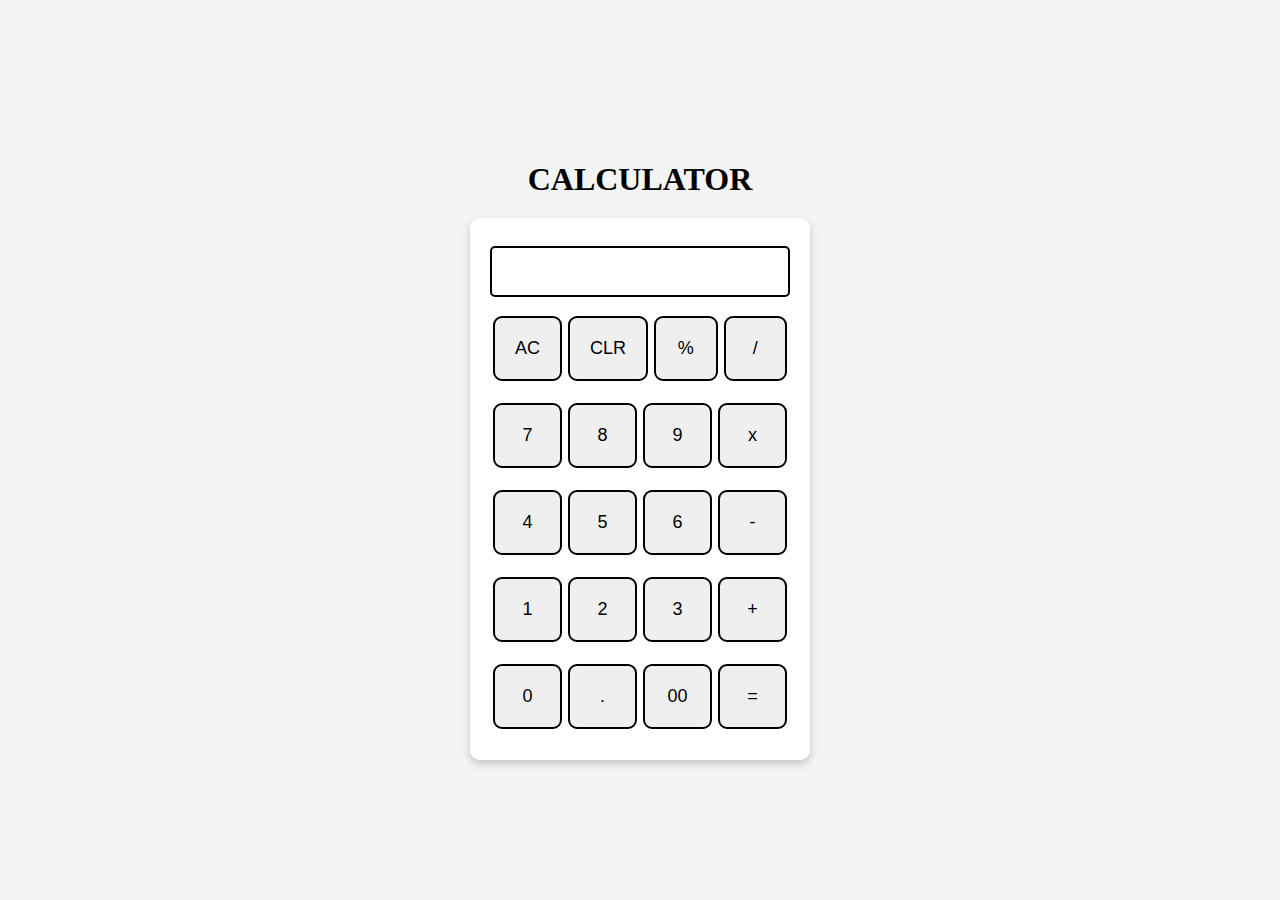
<file: index.html>
<!DOCTYPE html>
<html lang="en">

<head>
    <meta charset="UTF-8">
    <meta name="viewport" content="width=device-width, initial-scale=1.0">
    <title>Calculator</title>

    <link href="style.css" rel="stylesheet" type="text/css" />


</head>


<body>

    <div class="container">
        <h1 class="h1-text">CALCULATOR</h1>
        <div class="Calculator">
            <div class="row">
                <input class="input" type="text" />
            </div>
            <div class="row">
                <button class="button">AC</button>
                <button class="button">CLR</button>
                <button class="button">%</button>
                <button class="button">/</button>
            </div>
            <div class="row">
                <button class="button">7</button>
                <button class="button">8</button>
                <button class="button">9</button>
                <button class="button">x</button>
            </div>
            <div class="row">
                <button class="button">4</button>
                <button class="button">5</button>
                <button class="button">6</button>
                <button class="button">-</button>
            </div>
            <div class="row">
                <button class="button">1</button>
                <button class="button">2</button>
                <button class="button">3</button>
                <button class="button">+</button>
            </div>
            <div class="row">
                <button class="button">0</button>
                <button class="button">.</button>
                <button class="button">00</button>
                <button class="button">=</button>
            </div>
        </div>
    </div>


    <script src="script.js"></script>

</body>

</html>
</file>
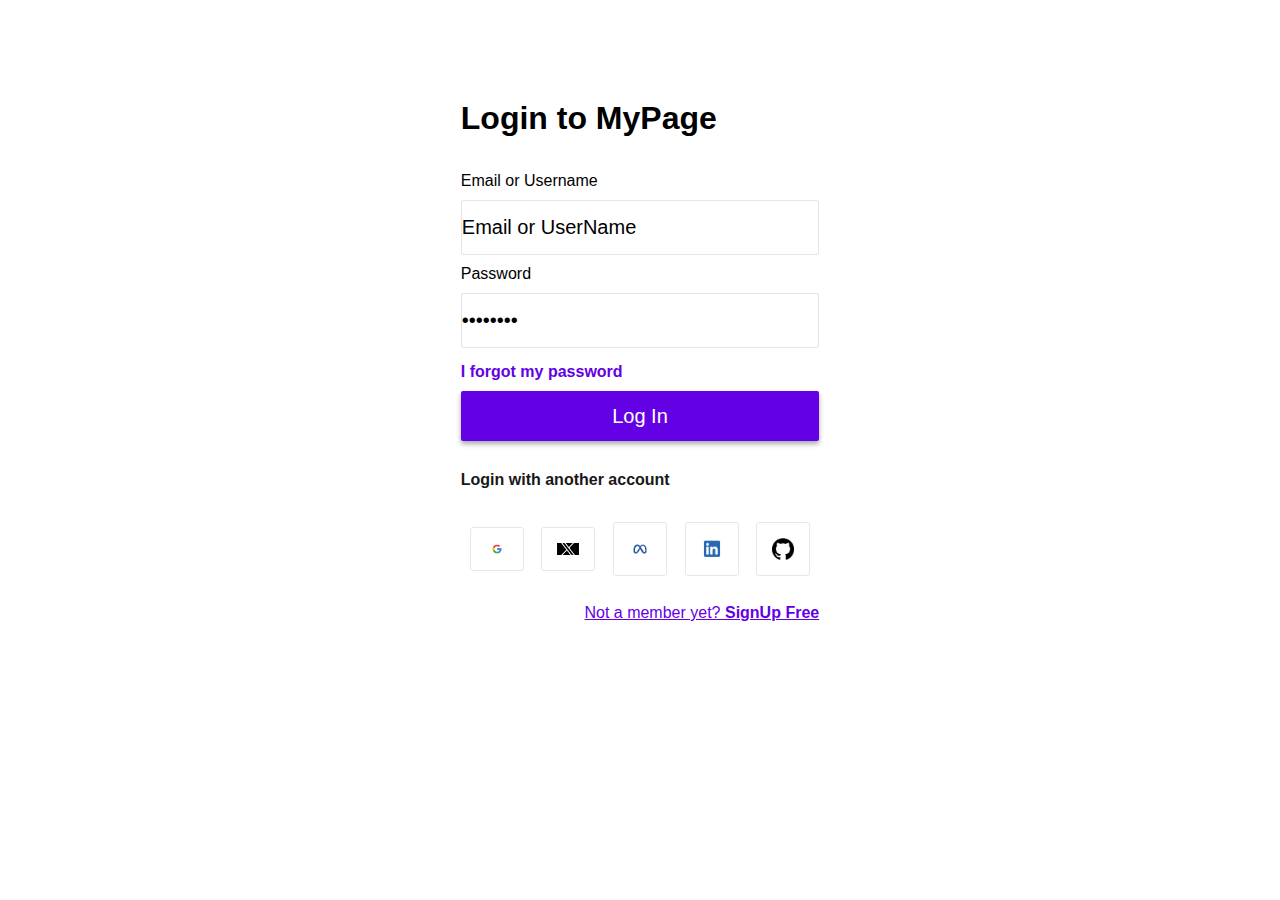
<file: Login Page/index.html>
<!DOCTYPE html>
<html lang="en">

<head>
    <meta charset="UTF-8">
    <meta name="viewport" content="width=device-width, initial-scale=1.0">
    <title>Login Page</title>
    <link rel="stylesheet" href='style.css'>


</head>

<body>
    <div class="container">
        <div class="header">
            <h1>Login to MyPage</h1>
        </div>
        <form action="">
            <label for="">Email or Username</label>
            <input type="text" name="" id="" required="True" value="Email or UserName">

            <label for="">Password</label>
            <input type="password" name="" id="" value="Password">
            <a href="#"> I forgot my password</a>


            <input type="submit" value="Log In">
        </form>
        <div class="footer">
            <h3>Login with another account</h3>
            <div class="images">
                <img src="google.png" alt="">
                <img src="x.png" alt="">
                <img src="meta.png" alt="">
                <img src="linkedin.png" alt="">
                <img src="github.png" alt="">
            </div>
            <a href="#">Not a member yet? <strong>SignUp Free</strong></a>
        </div>
    </div>

</body>

</html>
</file>
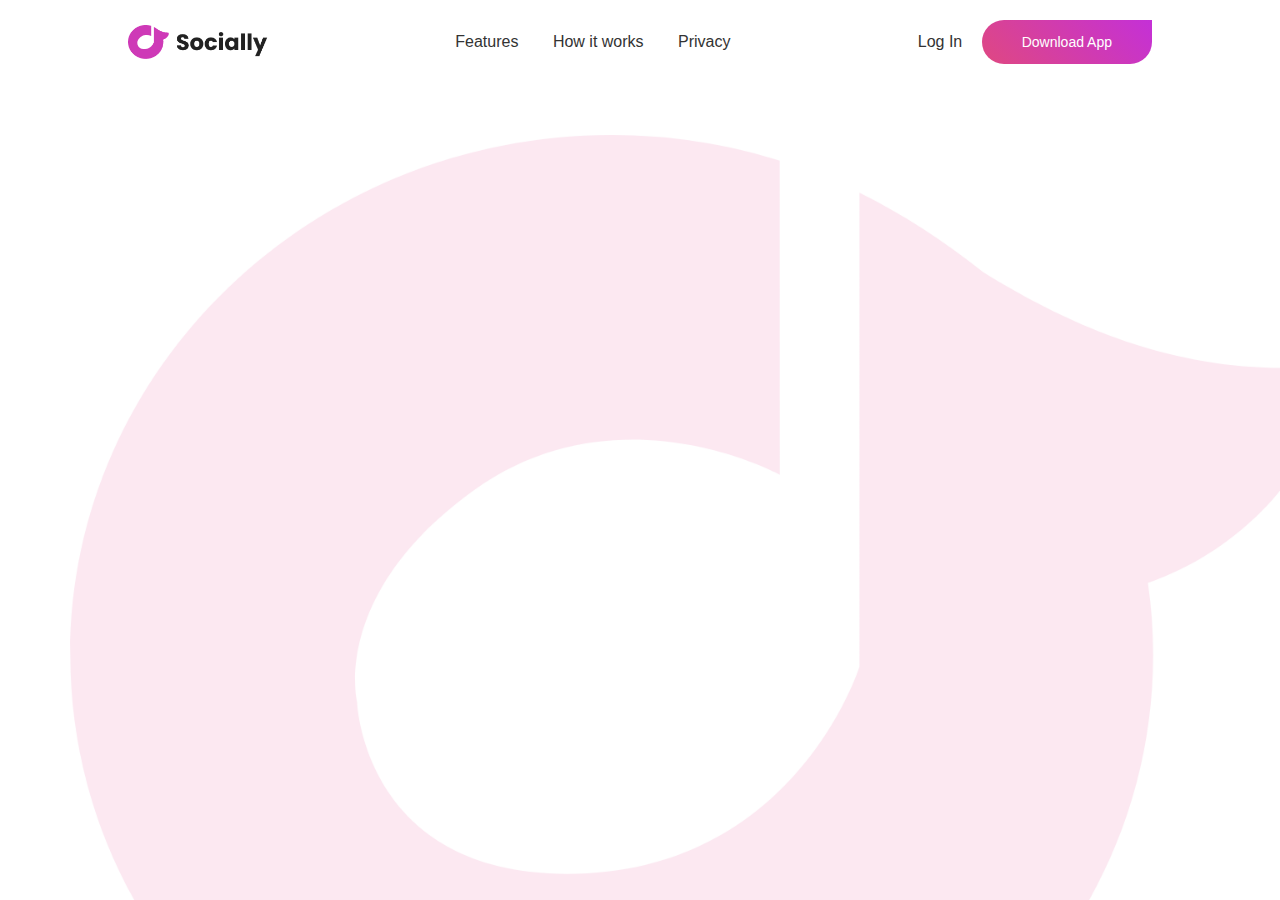
<file: Socially/index.html>
<!DOCTYPE html>
<html lang="en">

<head>
    <meta charset="UTF-8">
    <meta name="viewport" content="width=device-width, initial-scale=1.0">
    <title>Animated Website Design</title>
    <link rel="stylesheet" href="style.css">
</head>

<body>
    <div class="hero">
        <nav>
            <img src="socially_img/logo.png" class="logo">
            <ul>
                <li><a href="#">Features</a></li>
                <li><a href="#">How it works</a></li>
                <li><a href="#">Privacy</a></li>
            </ul>

            <div>
                <a href="#" class="loginbtn">Log In</a>
                <a href="#" class="btn">Download App</a> </div>
        </nav>

        <div class="content">
            <h1 class="anim">Make <br> New Friends</h1>
            <p class="anim">Lorem ipsum dolor sit amet consectetur adipisicing elit. Nam itaque eveniet a illo corporis labore? Adipisci aliquam dolor quos? Voluptatum hic rem harum excepturi veniam, atque esse sequi voluptatem possimus iste nulla officiis, quae itaque,
                soluta doloremque?</p>

            <a href="#" class="btn anim">Join Now</a>
        </div>

        <img src="socially_img/pic.png" class="featureImg anim">
    </div>
</body>

</html>
</file>
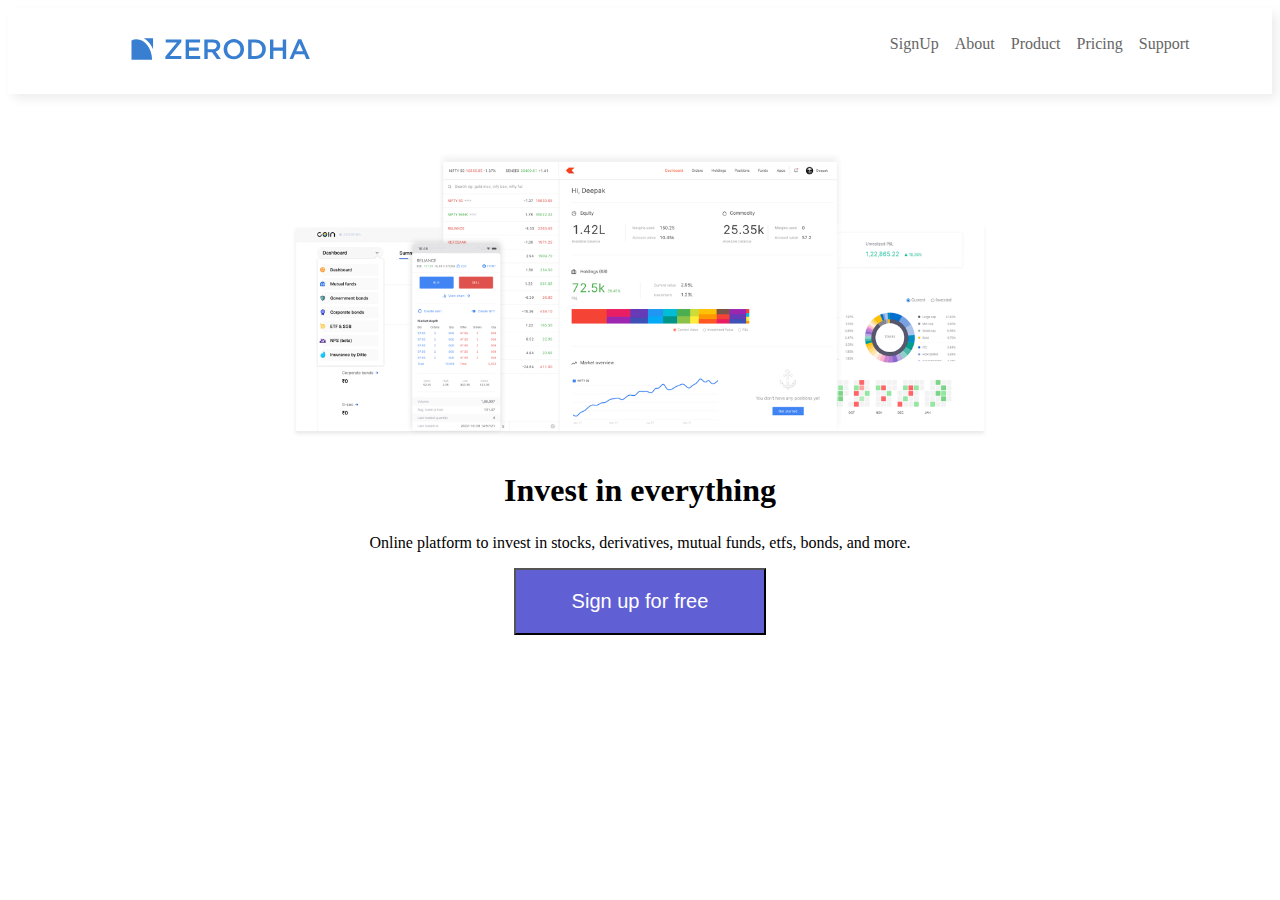
<file: VSCode/index.html>
<!DOCTYPE html>
<html lang="en">

<head>
    <meta charset="UTF-8">
    <meta name="viewport" content="width=device-width, initial-scale=1.0">
    <title>Zerodha Page</title>

    <link rel="stylesheet" href="style.css">

</head>

<body>
    <div class="nav">
        <div id="image"> <img src="logo.svg" width="30%">
        </div>
        <div id="navData" style="display: flex;">
            <div style="padding: 8px;">SignUp</div>
            <div style="padding: 8px;">About</div>
            <div style="padding: 8px;">Product</div>
            <div style="padding: 8px;">Pricing</div>
            <div style="padding: 8px;">Support</div>
        </div>
    </div>
    <div style="display: flex; justify-content: center;">

        <img src="landing.png" width="60%">

    </div>

    <div>
        <div style="display: flex; justify-content: center;">
            <h1>Invest in everything</h1>
        </div>
        <div style="display: flex; justify-content: center; margin-top: -1%;">
            <p>Online platform to invest in stocks, derivatives, mutual funds, etfs, bonds, and more.</p>
        </div>
        <div style="display: flex; justify-content: center;"><button>Sign up for free</button></div>





    </div>




</body>

</html>
</file>
<file: style.css>
/* Center the entire calculator on the page */

body {
    margin: 0;
    /* Remove default margin */
    height: 100vh;
    /* Full viewport height */
    display: flex;
    /* Enable Flexbox */
    justify-content: center;
    /* Center horizontally */
    align-items: center;
    /* Center vertically */
    background-color: #f4f4f4;
    /* Optional background color */
}

.container {
    text-align: center;
    /* Center-align the heading and calculator */
}

.h1-text {
    margin-bottom: 20px;
    /* Space between heading and calculator */
}


/* Style for the calculator container */

.Calculator {
    display: flex;
    flex-direction: column;
    /* Stack rows vertically */
    align-items: center;
    /* Center rows horizontally */
    padding: 20px;
    /* Add space inside the calculator */
    background-color: white;
    /* Background color of the calculator */
    border-radius: 10px;
    /* Smooth corners */
    box-shadow: 0 4px 10px rgba(0, 0, 0, 0.2);
    /* Optional shadow for better appearance */
    width: 300px;
    /* Fixed width for the calculator */
}


/* Style for rows of buttons */

.row {
    display: flex;
    /* Arrange buttons in a row */
    justify-content: space-between;
    /* Even spacing between buttons */
    margin: 8px 0;
    /* Vertical spacing between rows */
    width: 100%;
    /* Stretch rows to fit the calculator's width */
}


/* Style for buttons */

.button {
    flex: 1;
    /* All buttons take equal space */
    padding: 20px;
    /* Space inside each button */
    margin: 3px;
    /* Space between buttons */
    border: 2px solid black;
    /* Button border */
    border-radius: 9px;
    /* Smooth button corners */
    text-align: center;
    /* Center the text inside buttons */
    font-size: 18px;
    /* Button text size */
    box-sizing: border-box;
    /* Include padding and border in width calculation */
}


/* Style for input box */

.row input {
    width: 100%;
    /* Input box spans full width of the calculator */
    padding: 10px 15px;
    /* Add padding inside the input */
    border: 2px solid black;
    /* Border styling */
    border-radius: 5px;
    /* Rounded corners for input */
    font-size: 23px;
    /* Larger text size for input */
    text-align: right;
    /* Align input text to the right (like a real calculator) */
    box-sizing: border-box;
    /* Include padding in width calculation */
}
</file>
<file: Login Page/style.css>
* {
        margin: 0;
        padding: 0;
        box-sizing: border-box;
    }
    
     :root {
        --main-color: #6400e4;
        --box-shadow: 0px 3px 5px 0px rgba(0, 0, 0, 0.34);
        --hover-shadow: 0px 4px 4px 0px rgba(3, 3, 3, 0.561);
        --nav-shadow: 0px 0px 10px 0px rgba(0, 0, 0, 0.100);
        --light-black: #141c3a;
    }
    
    body {
        font-family: sans-serif;
    }
    
    .container {
        width: 28%;
        margin: 100px auto;
    }
    
    form {
        display: flex;
        flex-direction: column;
        margin: 30px 0;
    }
    
    form label {
        margin: 5px 0;
    }
    
    form input[type="text"],
    input[type="password"] {
        height: 55px;
        margin: 5px 0;
        border: 0.5px solid #b8b8b85d;
        border-radius: 3px;
        font-size: 20px;
        font-family: sans-serif;
    }
    
    form a {
        margin: 10px 0;
        text-decoration: none;
        color: var(--main-color);
        font-weight: bold;
    }
    
    form input[type="submit"] {
        height: 50px;
        background: var(--main-color);
        font-size: 20px;
        border: none;
        border-radius: 2px;
        color: white;
        box-shadow: var(--box-shadow);
        cursor: pointer;
    }
    
    form input[type="submit"]:hover {
        box-shadow: var(--hover-shadow);
        transform: translatev(-3px);
    }
    
    .footer h3 {
        font-size: 16px;
        opacity: 0.9;
    }
    
    .footer .images {
        display: flex;
        height: 10vh;
        align-items: center;
        justify-content: space-around;
        margin-top: 15px;
    }
    
    .footer .images img {
        width: 15%;
        border: 1px solid#e7e7e7;
        padding: 15px;
        border-radius: 3px;
        transition: 0.3s ease;
    }
    
    .footer .images img:hover {
        box-shadow: var(--hover-shadow);
        cursor: pointer;
    }
    
    .footer a {
        float: right;
        color: var(--main-color);
        margin: 10px 0;
    }
</file>
<file: Socially/style.css>
* {
    margin: 0;
    padding: 0;
    box-sizing: border-box;
    font-family: 'Poppins', sans-serif;
}

.hero {
    width: 100%;
    min-height: 100vh;
    background-image: url(socially_img/back-image.png);
    background-position: center;
    background-size: cover;
    padding: 10px 10%;
    overflow: hidden;
    position: relative;
}

nav {
    padding: 10px 0;
    display: flex;
    align-items: center;
    justify-content: space-between;
}

.logo {
    width: 140px;
}

nav ul li {
    display: inline-block;
    list-style: none;
    margin: 10px 15px;
}

nav ul li a {
    text-decoration: none;
    color: #333;
    font-weight: 400;
}

.loginbtn {
    text-decoration: none;
    color: #333;
    margin-right: 15px;
    font-weight: 400;
}

.btn {
    display: inline-block;
    text-decoration: none;
    padding: 14px 40px;
    color: #fff;
    background-image: linear-gradient(45deg, #df4881, #c430d7);
    font-size: 14px;
    border-radius: 30px;
    border-top-right-radius: 0;
    transition: 0.5s;
}

.content {
    margin-top: 10%;
    max-width: 600px;
}

.content h1 {
    font-size: 70px;
    color: #222;
}

.content p {
    margin: 10px 0 30px;
    color: #333;
    animation-delay: 0.5s;
}

.content.btn {
    padding: 15px 80px;
    font-size: 16px;
    animation-delay: 1s;
}

.btn:hover {
    border-top-right-radius: 30px;
}

.featureImg {
    width: 480px;
    position: absolute;
    bottom: 0;
    right: 10%;
}

.featureImg.anim {
    animation-delay: 1.5s;
}

.anim {
    opacity: 0;
    transform: translate(30px);
    animation: moveup 0.5s linear forwards;
}

@keyframes moveup {
    100% {
        opacity: 1;
        transform: translateY(0px);
    }
}
</file>
<file: VSCode/style.css>
button {
        background-color: rgba(33, 33, 195, 0.717);
        width: 20%;
        padding: 20px;
        font-style: normal;
        color: white;
        font-size: 20px;
    }
    
    .nav {
        display: flex;
        justify-content: space-between;
        padding-left: 1%;
        padding-right: 1%;
        padding-top: 1.5%;
        padding-bottom: 1.5%;
        box-shadow: 5px 5px 10px #eee;
        margin-bottom: 3%;
    }
    
    div #image {
        margin-left: 8%;
        padding: 10px;
    }
    
    div #navData {
        margin-right: 5%;
        justify-content: space-between;
        color: #666;
    }
</file>
